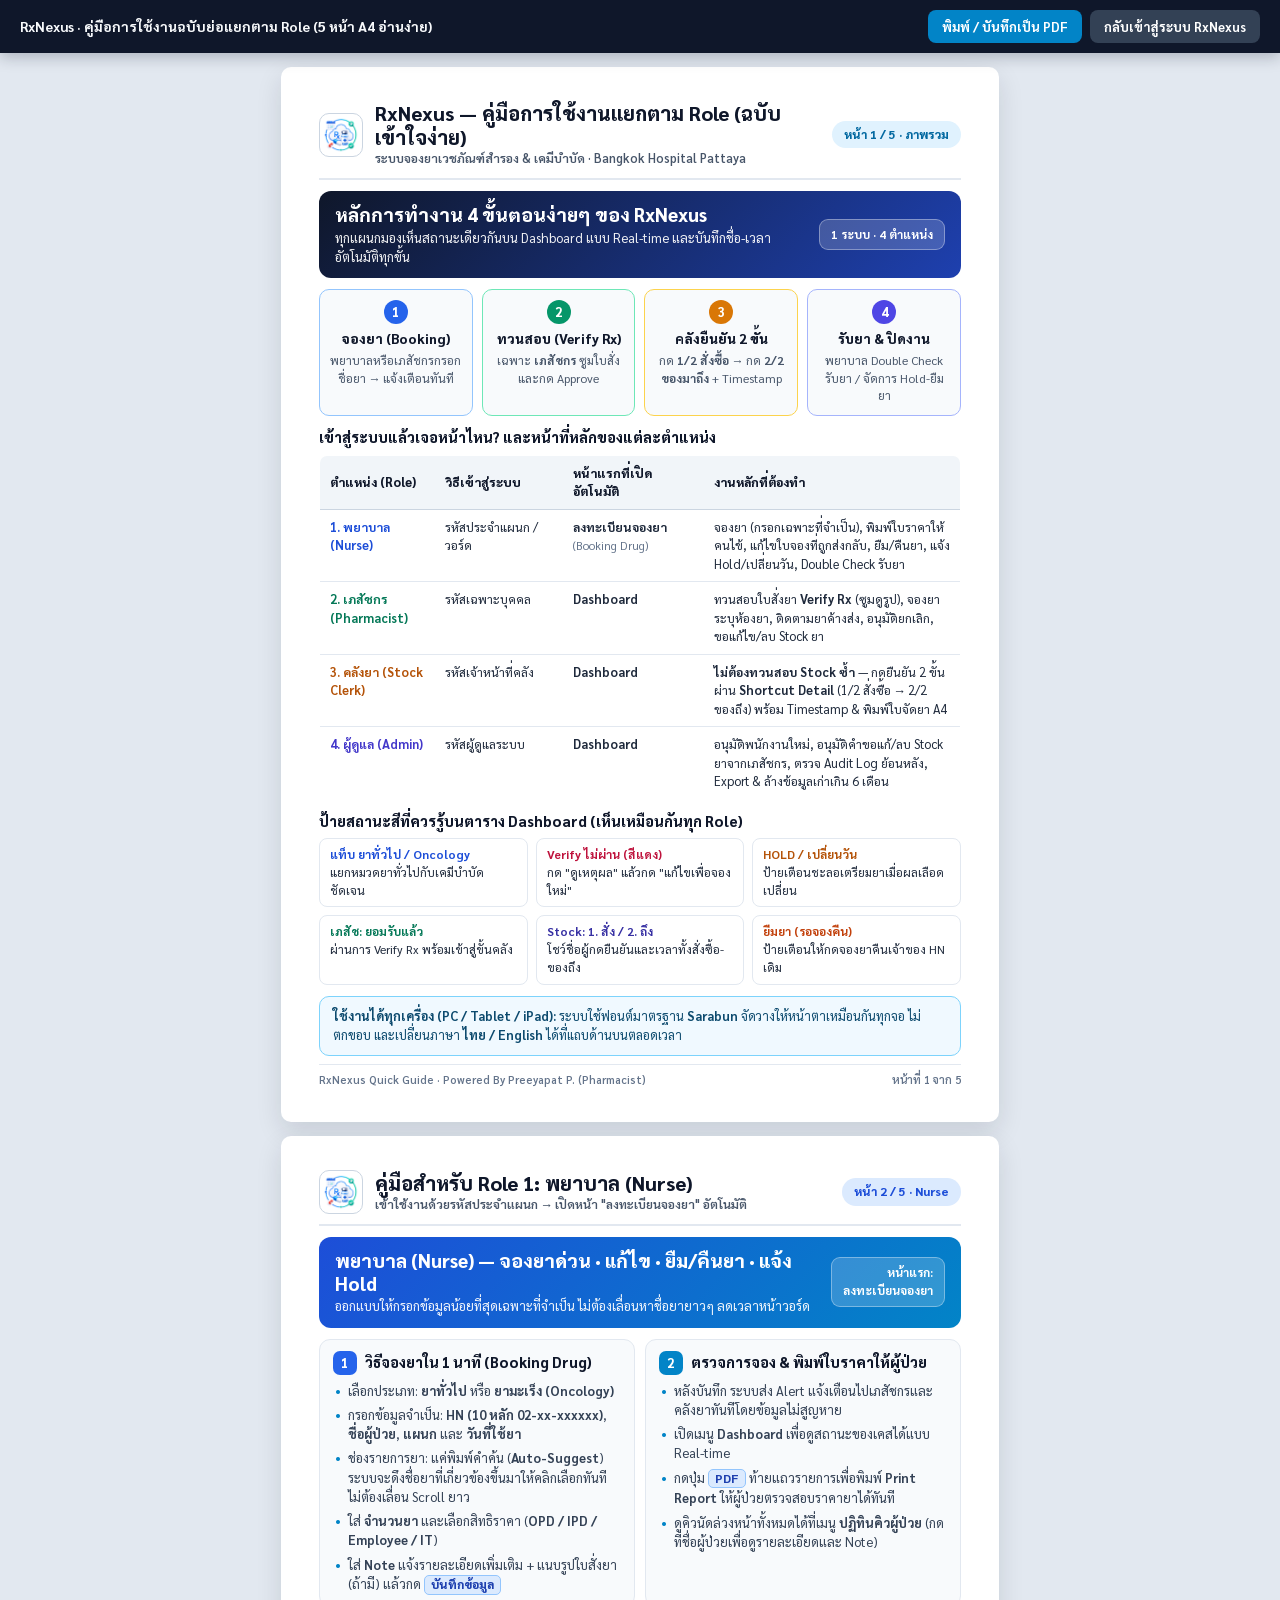
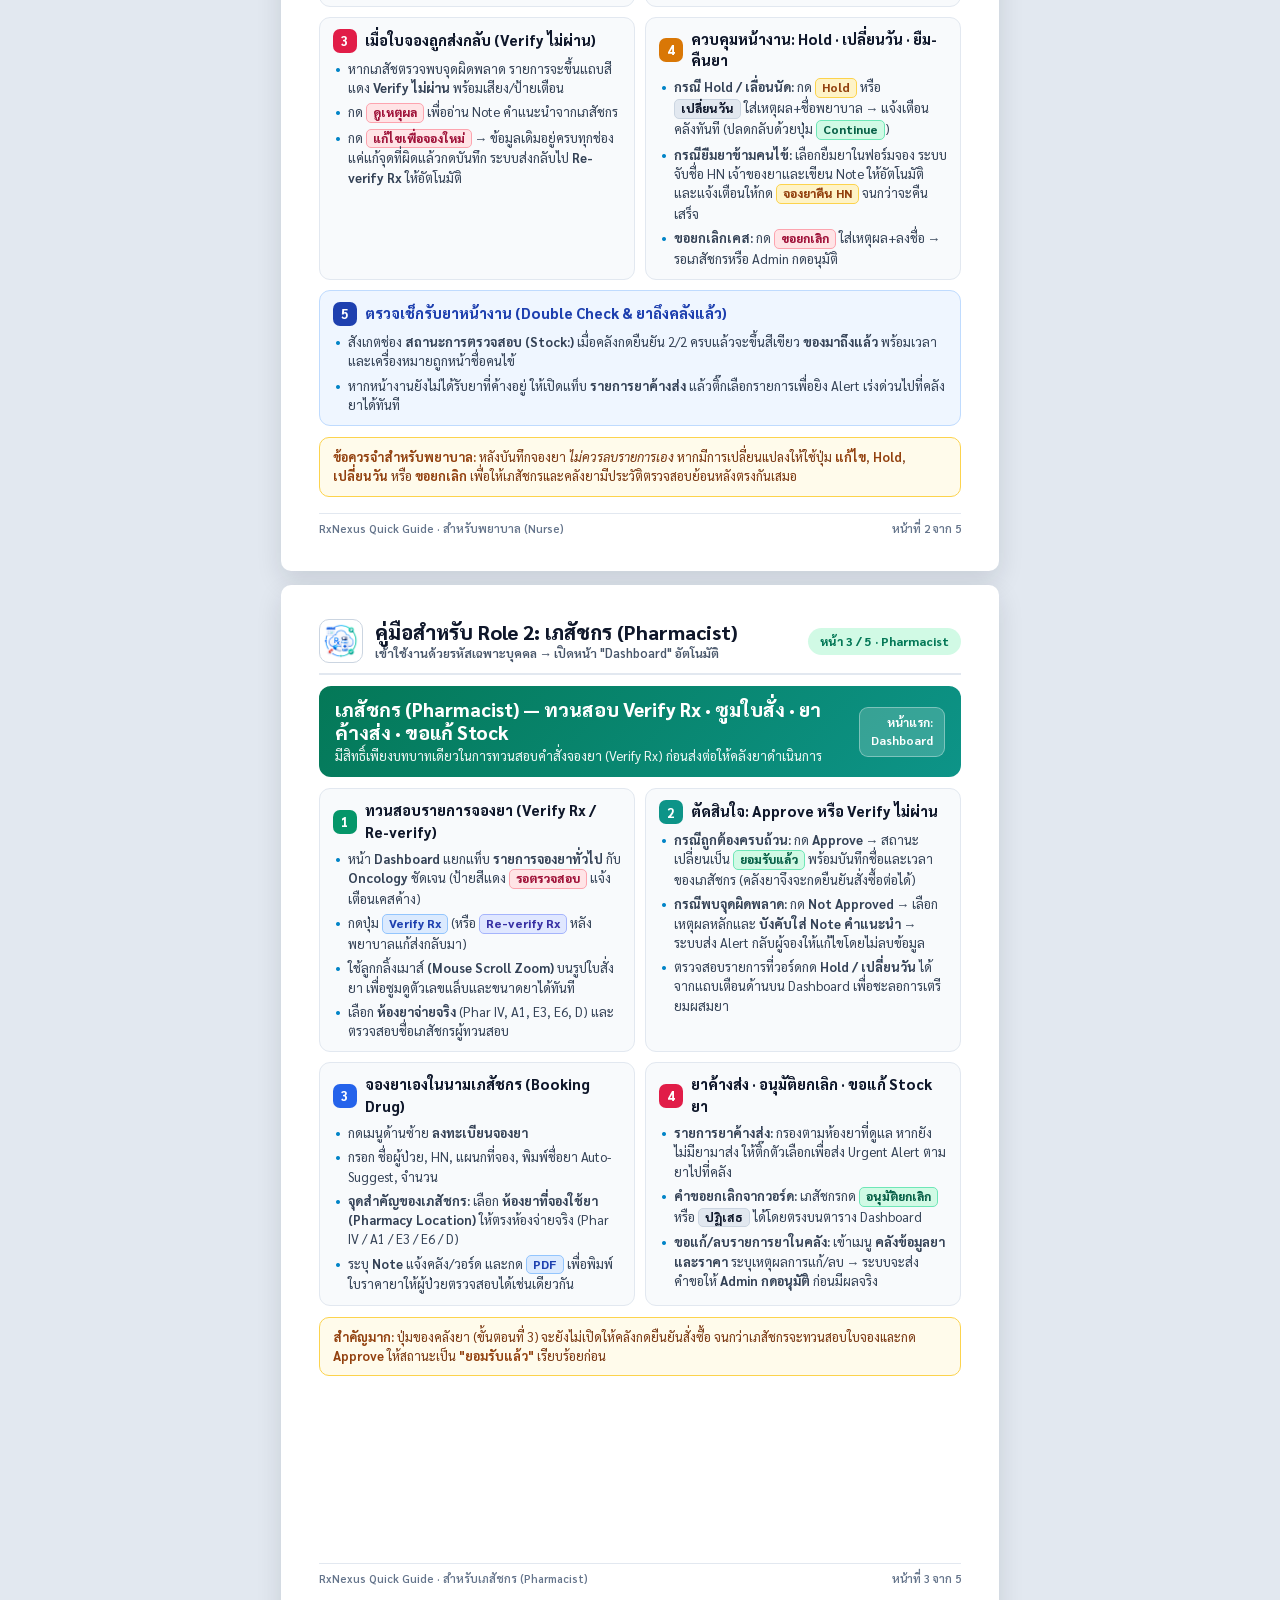
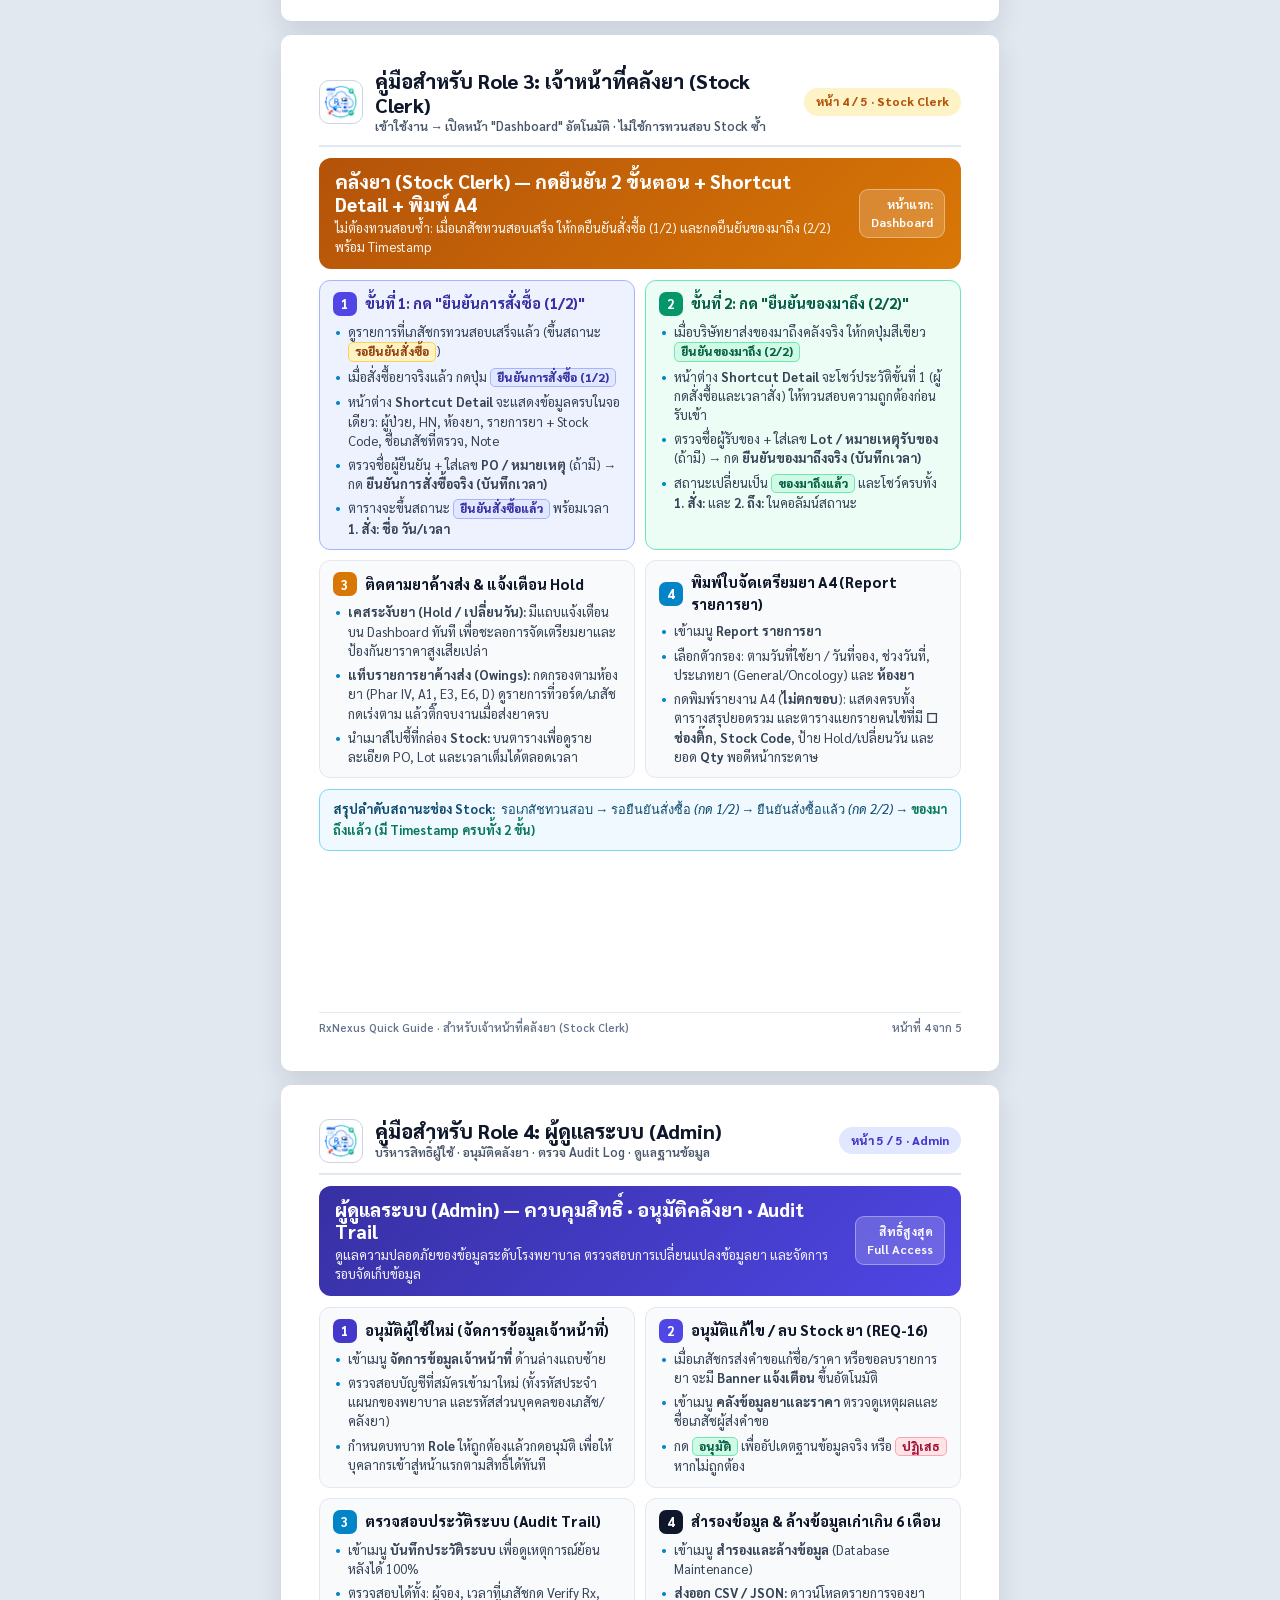
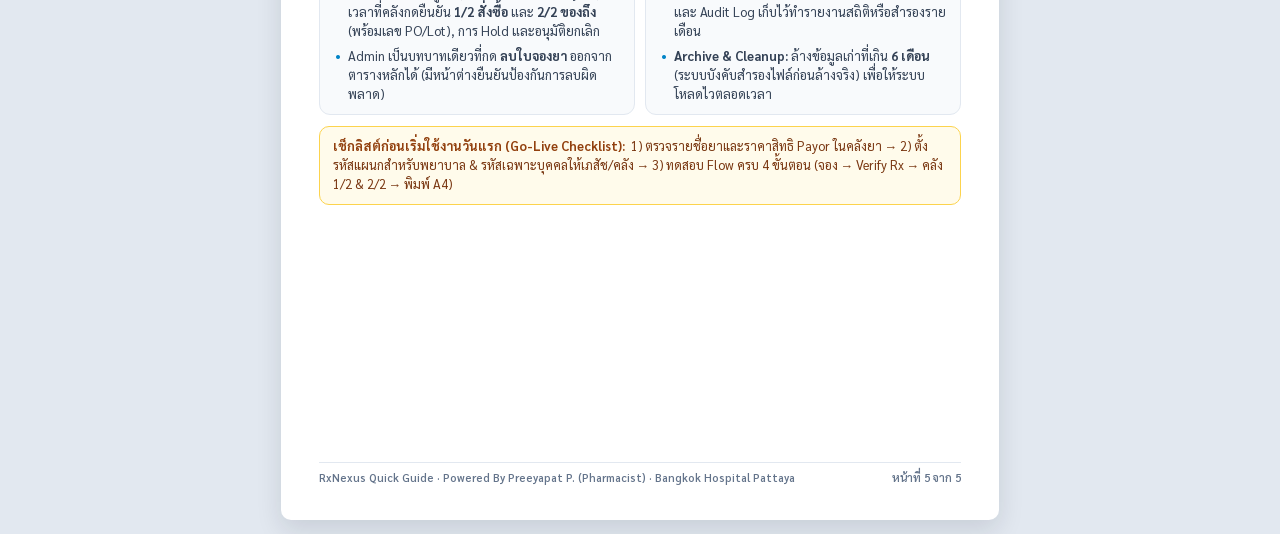
<file: public/RxNexus_Role_Instructions.html>
<!DOCTYPE html>
<html lang="th">
<head>
  <meta charset="UTF-8" />
  <meta name="viewport" content="width=device-width, initial-scale=1.0" />
  <title>RxNexus — คู่มือการใช้งานแบบสั้นแยกตาม Role</title>
  <link rel="icon" type="image/png" href="RxNexusLogo.png" />
  <link rel="preconnect" href="https://fonts.googleapis.com" />
  <link rel="preconnect" href="https://fonts.gstatic.com" crossorigin />
  <link href="https://fonts.googleapis.com/css2?family=Sarabun:wght@400;500;600;700;800&display=swap" rel="stylesheet" />
  <style>
    * {
      box-sizing: border-box;
      margin: 0;
      padding: 0;
    }

    @page {
      size: A4 portrait;
      margin: 10mm;
    }

    html, body {
      font-family: 'Sarabun', 'Noto Sans Thai', -apple-system, BlinkMacSystemFont, sans-serif;
      background: #e2e8f0;
      color: #1e293b;
      line-height: 1.48;
      font-size: 13.5px;
      -webkit-font-smoothing: antialiased;
    }

    /* Screen preview toolbar */
    .screen-bar {
      position: sticky;
      top: 0;
      z-index: 20;
      background: #0f172a;
      color: #f8fafc;
      padding: 10px 20px;
      display: flex;
      align-items: center;
      justify-content: space-between;
      gap: 12px;
      box-shadow: 0 4px 14px rgba(15, 23, 42, 0.25);
    }

    .screen-bar-btn {
      background: #0284c7;
      color: #ffffff;
      border: none;
      border-radius: 8px;
      padding: 7px 14px;
      font-size: 13px;
      font-weight: 700;
      cursor: pointer;
      text-decoration: none;
      font-family: inherit;
    }

    .screen-bar-btn:hover {
      background: #0369a1;
    }

    /* A4 Page container */
    .page {
      width: 190mm;
      min-height: 274mm;
      background: #ffffff;
      margin: 14px auto;
      padding: 9mm 10mm;
      border-radius: 10px;
      box-shadow: 0 10px 26px rgba(15, 23, 42, 0.12);
      display: flex;
      flex-direction: column;
      justify-content: space-between;
      page-break-after: always;
      break-after: page;
    }

    .page:last-child {
      page-break-after: auto;
      break-after: auto;
    }

    .page-body {
      flex: 1;
      display: flex;
      flex-direction: column;
      gap: 11px;
    }

    /* Header */
    .doc-header {
      display: flex;
      align-items: center;
      justify-content: space-between;
      gap: 14px;
      padding-bottom: 10px;
      border-bottom: 2px solid #e2e8f0;
    }

    .header-left {
      display: flex;
      align-items: center;
      gap: 12px;
    }

    .logo {
      width: 44px;
      height: 44px;
      border-radius: 10px;
      border: 1px solid #cbd5e1;
      padding: 2px;
      background: #ffffff;
      object-fit: contain;
    }

    .doc-title {
      font-size: 20px;
      font-weight: 800;
      color: #0f172a;
      line-height: 1.2;
    }

    .doc-sub {
      font-size: 12.5px;
      color: #475569;
      font-weight: 600;
    }

    .page-tag {
      font-size: 12px;
      font-weight: 800;
      padding: 5px 12px;
      border-radius: 999px;
      white-space: nowrap;
    }

    .tag-overview { background: #e0f2fe; color: #0369a1; }
    .tag-nurse { background: #dbeafe; color: #1d4ed8; }
    .tag-pharm { background: #d1fae5; color: #047857; }
    .tag-stock { background: #fef3c7; color: #b45309; }
    .tag-admin { background: #e0e7ff; color: #4338ca; }

    /* Role Banner */
    .role-banner {
      border-radius: 12px;
      padding: 12px 16px;
      color: #ffffff;
      display: flex;
      align-items: center;
      justify-content: space-between;
      gap: 12px;
    }

    .banner-overview { background: linear-gradient(135deg, #0f172a 0%, #1e40af 100%); }
    .banner-nurse { background: linear-gradient(135deg, #1d4ed8 0%, #0284c7 100%); }
    .banner-pharm { background: linear-gradient(135deg, #047857 0%, #0d9488 100%); }
    .banner-stock { background: linear-gradient(135deg, #b45309 0%, #d97706 100%); }
    .banner-admin { background: linear-gradient(135deg, #3730a3 0%, #4f46e5 100%); }

    .banner-title {
      font-size: 19px;
      font-weight: 800;
      line-height: 1.2;
    }

    .banner-desc {
      font-size: 13px;
      opacity: 0.94;
      margin-top: 2px;
    }

    .banner-home {
      background: rgba(255, 255, 255, 0.18);
      border: 1px solid rgba(255, 255, 255, 0.35);
      border-radius: 9px;
      padding: 6px 11px;
      font-size: 12px;
      font-weight: 700;
      text-align: right;
      white-space: nowrap;
    }

    /* Flow steps bar (Page 1) */
    .flow-grid {
      display: grid;
      grid-template-columns: repeat(4, 1fr);
      gap: 9px;
    }

    .flow-box {
      background: #f8fafc;
      border: 1.5px solid #cbd5e1;
      border-radius: 10px;
      padding: 10px;
      text-align: center;
    }

    .flow-num {
      display: inline-block;
      width: 24px;
      height: 24px;
      line-height: 24px;
      border-radius: 999px;
      font-size: 13px;
      font-weight: 800;
      color: #ffffff;
      margin-bottom: 5px;
    }

    .flow-head {
      font-size: 13.5px;
      font-weight: 800;
      color: #0f172a;
      margin-bottom: 3px;
    }

    .flow-text {
      font-size: 12px;
      color: #475569;
    }

    /* Tables */
    table {
      width: 100%;
      border-collapse: collapse;
      border: 1px solid #cbd5e1;
      border-radius: 8px;
      overflow: hidden;
    }

    th {
      background: #f1f5f9;
      color: #0f172a;
      font-size: 12.5px;
      font-weight: 800;
      text-align: left;
      padding: 8px 10px;
      border-bottom: 1.5px solid #cbd5e1;
    }

    td {
      font-size: 12.5px;
      padding: 8px 10px;
      border-bottom: 1px solid #e2e8f0;
      vertical-align: top;
    }

    /* Step cards */
    .steps-grid {
      display: grid;
      grid-template-columns: 1fr 1fr;
      gap: 10px;
    }

    .step-card {
      background: #f8fafc;
      border: 1.5px solid #e2e8f0;
      border-radius: 11px;
      padding: 11px 13px;
      display: flex;
      flex-direction: column;
      gap: 6px;
    }

    .step-card-full {
      grid-column: span 2;
    }

    .step-title {
      display: flex;
      align-items: center;
      gap: 8px;
      font-size: 14.5px;
      font-weight: 800;
      color: #0f172a;
    }

    .step-badge {
      width: 24px;
      height: 24px;
      border-radius: 7px;
      display: inline-flex;
      align-items: center;
      justify-content: center;
      font-size: 13px;
      font-weight: 800;
      color: #ffffff;
      flex-shrink: 0;
    }

    .step-list {
      list-style: none;
      display: flex;
      flex-direction: column;
      gap: 5px;
    }

    .step-list li {
      position: relative;
      padding-left: 15px;
      font-size: 13px;
      color: #334155;
    }

    .step-list li::before {
      content: "•";
      position: absolute;
      left: 2px;
      font-weight: 800;
      color: #0284c7;
    }

    /* UI Button pill illustration */
    .btn-ref {
      display: inline-block;
      background: #e2e8f0;
      color: #0f172a;
      border: 1px solid #cbd5e1;
      border-radius: 5px;
      padding: 0 6px;
      font-size: 12px;
      font-weight: 800;
    }

    .btn-blue { background: #dbeafe; color: #1e40af; border-color: #93c5fd; }
    .btn-green { background: #d1fae5; color: #065f46; border-color: #6ee7b7; }
    .btn-indigo { background: #e0e7ff; color: #3730a3; border-color: #a5b4fc; }
    .btn-amber { background: #fef3c7; color: #92400e; border-color: #fcd34d; }
    .btn-rose { background: #ffe4e6; color: #9f1239; border-color: #fda4af; }

    /* Highlight Tip Box */
    .tip-box {
      background: #fffbeb;
      border: 1.5px solid #fcd34d;
      border-radius: 10px;
      padding: 10px 13px;
      font-size: 12.8px;
      color: #78350f;
    }

    .tip-box strong {
      color: #92400e;
    }

    .info-box {
      background: #f0f9ff;
      border: 1.5px solid #7dd3fc;
      border-radius: 10px;
      padding: 10px 13px;
      font-size: 12.8px;
      color: #0c4a6e;
    }

    /* Color badges legend */
    .legend-grid {
      display: grid;
      grid-template-columns: repeat(3, 1fr);
      gap: 8px;
    }

    .legend-item {
      border: 1px solid #e2e8f0;
      background: #ffffff;
      border-radius: 8px;
      padding: 7px 10px;
      font-size: 12px;
    }

    /* Footer */
    .doc-footer {
      margin-top: 8px;
      padding-top: 7px;
      border-top: 1px solid #e2e8f0;
      display: flex;
      justify-content: space-between;
      align-items: center;
      font-size: 11px;
      color: #64748b;
      font-weight: 600;
    }

    @media print {
      body {
        background: #ffffff;
      }
      .screen-bar {
        display: none !important;
      }
      .page {
        margin: 0;
        width: 100%;
        min-height: 274mm;
        box-shadow: none;
        border-radius: 0;
        padding: 4mm 2mm;
      }
    }
  </style>
</head>
<body>

  <div class="screen-bar">
    <div style="font-size:14px; font-weight:700;">
      RxNexus · คู่มือการใช้งานฉบับย่อแยกตาม Role (5 หน้า A4 อ่านง่าย)
    </div>
    <div style="display:flex; gap:8px;">
      <button class="screen-bar-btn" onclick="window.print()">พิมพ์ / บันทึกเป็น PDF</button>
      <a class="screen-bar-btn" style="background:#334155;" href="/">กลับเข้าสู่ระบบ RxNexus</a>
    </div>
  </div>

  <!-- PAGE 1: OVERVIEW -->
  <section class="page">
    <div class="page-body">
      <header class="doc-header">
        <div class="header-left">
          <img src="RxNexusLogo.png" alt="RxNexus Logo" class="logo" />
          <div>
            <div class="doc-title">RxNexus — คู่มือการใช้งานแยกตาม Role (ฉบับเข้าใจง่าย)</div>
            <div class="doc-sub">ระบบจองยาเวชภัณฑ์สำรอง &amp; เคมีบำบัด · Bangkok Hospital Pattaya</div>
          </div>
        </div>
        <div class="page-tag tag-overview">หน้า 1 / 5 · ภาพรวม</div>
      </header>

      <div class="role-banner banner-overview">
        <div>
          <div class="banner-title">หลักการทำงาน 4 ขั้นตอนง่ายๆ ของ RxNexus</div>
          <div class="banner-desc">ทุกแผนกมองเห็นสถานะเดียวกันบน Dashboard แบบ Real-time และบันทึกชื่อ-เวลาอัตโนมัติทุกขั้น</div>
        </div>
        <div class="banner-home">1 ระบบ · 4 ตำแหน่ง</div>
      </div>

      <div class="flow-grid">
        <div class="flow-box" style="border-color:#93c5fd;">
          <div class="flow-num" style="background:#2563eb;">1</div>
          <div class="flow-head">จองยา (Booking)</div>
          <div class="flow-text">พยาบาลหรือเภสัชกรกรอกชื่อยา &rarr; แจ้งเตือนทันที</div>
        </div>
        <div class="flow-box" style="border-color:#6ee7b7;">
          <div class="flow-num" style="background:#059669;">2</div>
          <div class="flow-head">ทวนสอบ (Verify Rx)</div>
          <div class="flow-text">เฉพาะ <strong>เภสัชกร</strong> ซูมใบสั่งและกด Approve</div>
        </div>
        <div class="flow-box" style="border-color:#fcd34d;">
          <div class="flow-num" style="background:#d97706;">3</div>
          <div class="flow-head">คลังยืนยัน 2 ขั้น</div>
          <div class="flow-text">กด <strong>1/2 สั่งซื้อ</strong> &rarr; กด <strong>2/2 ของมาถึง</strong> + Timestamp</div>
        </div>
        <div class="flow-box" style="border-color:#a5b4fc;">
          <div class="flow-num" style="background:#4f46e5;">4</div>
          <div class="flow-head">รับยา &amp; ปิดงาน</div>
          <div class="flow-text">พยาบาล Double Check รับยา / จัดการ Hold-ยืมยา</div>
        </div>
      </div>

      <div>
        <div style="font-size:14.5px; font-weight:800; color:#0f172a; margin-bottom:6px;">
          เข้าสู่ระบบแล้วเจอหน้าไหน? และหน้าที่หลักของแต่ละตำแหน่ง
        </div>
        <table>
          <thead>
            <tr>
              <th style="width:18%;">ตำแหน่ง (Role)</th>
              <th style="width:20%;">วิธีเข้าสู่ระบบ</th>
              <th style="width:22%;">หน้าแรกที่เปิดอัตโนมัติ</th>
              <th style="width:40%;">งานหลักที่ต้องทำ</th>
            </tr>
          </thead>
          <tbody>
            <tr>
              <td><strong style="color:#1d4ed8;">1. พยาบาล (Nurse)</strong></td>
              <td>รหัสประจำแผนก / วอร์ด</td>
              <td><strong>ลงทะเบียนจองยา</strong><br/><span style="font-size:11.5px; color:#64748b;">(Booking Drug)</span></td>
              <td>จองยา (กรอกเฉพาะที่จำเป็น), พิมพ์ใบราคาให้คนไข้, แก้ไขใบจองที่ถูกส่งกลับ, ยืม/คืนยา, แจ้ง Hold/เปลี่ยนวัน, Double Check รับยา</td>
            </tr>
            <tr>
              <td><strong style="color:#047857;">2. เภสัชกร (Pharmacist)</strong></td>
              <td>รหัสเฉพาะบุคคล</td>
              <td><strong>Dashboard</strong></td>
              <td>ทวนสอบใบสั่งยา <strong>Verify Rx</strong> (ซูมดูรูป), จองยาระบุห้องยา, ติดตามยาค้างส่ง, อนุมัติยกเลิก, ขอแก้ไข/ลบ Stock ยา</td>
            </tr>
            <tr>
              <td><strong style="color:#b45309;">3. คลังยา (Stock Clerk)</strong></td>
              <td>รหัสเจ้าหน้าที่คลัง</td>
              <td><strong>Dashboard</strong></td>
              <td><strong>ไม่ต้องทวนสอบ Stock ซ้ำ</strong> — กดยืนยัน 2 ขั้นผ่าน <strong>Shortcut Detail</strong> (1/2 สั่งซื้อ &rarr; 2/2 ของถึง) พร้อม Timestamp &amp; พิมพ์ใบจัดยา A4</td>
            </tr>
            <tr>
              <td><strong style="color:#4338ca;">4. ผู้ดูแล (Admin)</strong></td>
              <td>รหัสผู้ดูแลระบบ</td>
              <td><strong>Dashboard</strong></td>
              <td>อนุมัติพนักงานใหม่, อนุมัติคำขอแก้/ลบ Stock ยาจากเภสัชกร, ตรวจ Audit Log ย้อนหลัง, Export &amp; ล้างข้อมูลเก่าเกิน 6 เดือน</td>
            </tr>
          </tbody>
        </table>
      </div>

      <div>
        <div style="font-size:14.5px; font-weight:800; color:#0f172a; margin-bottom:6px;">
          ป้ายสถานะสีที่ควรรู้บนตาราง Dashboard (เห็นเหมือนกันทุก Role)
        </div>
        <div class="legend-grid">
          <div class="legend-item">
            <strong style="color:#1d4ed8;">แท็บ ยาทั่วไป / Oncology</strong><br/>
            แยกหมวดยาทั่วไปกับเคมีบำบัดชัดเจน
          </div>
          <div class="legend-item">
            <strong style="color:#be123c;">Verify ไม่ผ่าน (สีแดง)</strong><br/>
            กด "ดูเหตุผล" แล้วกด "แก้ไขเพื่อจองใหม่"
          </div>
          <div class="legend-item">
            <strong style="color:#b45309;">HOLD / เปลี่ยนวัน</strong><br/>
            ป้ายเตือนชะลอเตรียมยาเมื่อผลเลือดเปลี่ยน
          </div>
          <div class="legend-item">
            <strong style="color:#047857;">เภสัช: ยอมรับแล้ว</strong><br/>
            ผ่านการ Verify Rx พร้อมเข้าสู่ขั้นคลัง
          </div>
          <div class="legend-item">
            <strong style="color:#3730a3;">Stock: 1. สั่ง / 2. ถึง</strong><br/>
            โชว์ชื่อผู้กดยืนยันและเวลาทั้งสั่งซื้อ-ของถึง
          </div>
          <div class="legend-item">
            <strong style="color:#c2410c;">ยืมยา (รอจองคืน)</strong><br/>
            ป้ายเตือนให้กดจองยาคืนเจ้าของ HN เดิม
          </div>
        </div>
      </div>

      <div class="info-box">
        <strong>ใช้งานได้ทุกเครื่อง (PC / Tablet / iPad):</strong> ระบบใช้ฟอนต์มาตรฐาน <strong>Sarabun</strong> จัดวางให้หน้าตาเหมือนกันทุกจอ ไม่ตกขอบ และเปลี่ยนภาษา <strong>ไทย / English</strong> ได้ที่แถบด้านบนตลอดเวลา
      </div>
    </div>

    <footer class="doc-footer">
      <span>RxNexus Quick Guide · Powered By Preeyapat P. (Pharmacist)</span>
      <span>หน้าที่ 1 จาก 5</span>
    </footer>
  </section>

  <!-- PAGE 2: NURSE -->
  <section class="page">
    <div class="page-body">
      <header class="doc-header">
        <div class="header-left">
          <img src="RxNexusLogo.png" alt="RxNexus Logo" class="logo" />
          <div>
            <div class="doc-title">คู่มือสำหรับ Role 1: พยาบาล (Nurse)</div>
            <div class="doc-sub">เข้าใช้งานด้วยรหัสประจำแผนก &rarr; เปิดหน้า "ลงทะเบียนจองยา" อัตโนมัติ</div>
          </div>
        </div>
        <div class="page-tag tag-nurse">หน้า 2 / 5 · Nurse</div>
      </header>

      <div class="role-banner banner-nurse">
        <div>
          <div class="banner-title">พยาบาล (Nurse) — จองยาด่วน · แก้ไข · ยืม/คืนยา · แจ้ง Hold</div>
          <div class="banner-desc">ออกแบบให้กรอกข้อมูลน้อยที่สุดเฉพาะที่จำเป็น ไม่ต้องเลื่อนหาชื่อยายาวๆ ลดเวลาหน้าวอร์ด</div>
        </div>
        <div class="banner-home">หน้าแรก:<br/>ลงทะเบียนจองยา</div>
      </div>

      <div class="steps-grid">
        <div class="step-card">
          <div class="step-title">
            <span class="step-badge" style="background:#2563eb;">1</span>
            <span>วิธีจองยาใน 1 นาที (Booking Drug)</span>
          </div>
          <ul class="step-list">
            <li>เลือกประเภท: <strong>ยาทั่วไป</strong> หรือ <strong>ยามะเร็ง (Oncology)</strong></li>
            <li>กรอกข้อมูลจำเป็น: <strong>HN (10 หลัก 02-xx-xxxxxx)</strong>, <strong>ชื่อผู้ป่วย</strong>, <strong>แผนก</strong> และ <strong>วันที่ใช้ยา</strong></li>
            <li>ช่องรายการยา: แค่พิมพ์คำค้น (<strong>Auto-Suggest</strong>) ระบบจะดึงชื่อยาที่เกี่ยวข้องขึ้นมาให้คลิกเลือกทันที ไม่ต้องเลื่อน Scroll ยาว</li>
            <li>ใส่ <strong>จำนวนยา</strong> และเลือกสิทธิราคา (<strong>OPD / IPD / Employee / IT</strong>)</li>
            <li>ใส่ <strong>Note</strong> แจ้งรายละเอียดเพิ่มเติม + แนบรูปใบสั่งยา (ถ้ามี) แล้วกด <span class="btn-ref btn-blue">บันทึกข้อมูล</span></li>
          </ul>
        </div>

        <div class="step-card">
          <div class="step-title">
            <span class="step-badge" style="background:#0284c7;">2</span>
            <span>ตรวจการจอง &amp; พิมพ์ใบราคาให้ผู้ป่วย</span>
          </div>
          <ul class="step-list">
            <li>หลังบันทึก ระบบส่ง Alert แจ้งเตือนไปเภสัชกรและคลังยาทันทีโดยข้อมูลไม่สูญหาย</li>
            <li>เปิดเมนู <strong>Dashboard</strong> เพื่อดูสถานะของเคสได้แบบ Real-time</li>
            <li>กดปุ่ม <span class="btn-ref btn-blue">PDF</span> ท้ายแถวรายการเพื่อพิมพ์ <strong>Print Report</strong> ให้ผู้ป่วยตรวจสอบราคายาได้ทันที</li>
            <li>ดูคิวนัดล่วงหน้าทั้งหมดได้ที่เมนู <strong>ปฏิทินคิวผู้ป่วย</strong> (กดที่ชื่อผู้ป่วยเพื่อดูรายละเอียดและ Note)</li>
          </ul>
        </div>

        <div class="step-card">
          <div class="step-title">
            <span class="step-badge" style="background:#e11d48;">3</span>
            <span>เมื่อใบจองถูกส่งกลับ (Verify ไม่ผ่าน)</span>
          </div>
          <ul class="step-list">
            <li>หากเภสัชตรวจพบจุดผิดพลาด รายการจะขึ้นแถบสีแดง <strong>Verify ไม่ผ่าน</strong> พร้อมเสียง/ป้ายเตือน</li>
            <li>กด <span class="btn-ref btn-rose">ดูเหตุผล</span> เพื่ออ่าน Note คำแนะนำจากเภสัชกร</li>
            <li>กด <span class="btn-ref btn-rose">แก้ไขเพื่อจองใหม่</span> &rarr; ข้อมูลเดิมอยู่ครบทุกช่อง แค่แก้จุดที่ผิดแล้วกดบันทึก ระบบส่งกลับไป <strong>Re-verify Rx</strong> ให้อัตโนมัติ</li>
          </ul>
        </div>

        <div class="step-card">
          <div class="step-title">
            <span class="step-badge" style="background:#d97706;">4</span>
            <span>ควบคุมหน้างาน: Hold · เปลี่ยนวัน · ยืม-คืนยา</span>
          </div>
          <ul class="step-list">
            <li><strong>กรณี Hold / เลื่อนนัด:</strong> กด <span class="btn-ref btn-amber">Hold</span> หรือ <span class="btn-ref">เปลี่ยนวัน</span> ใส่เหตุผล+ชื่อพยาบาล &rarr; แจ้งเตือนคลังทันที (ปลดกลับด้วยปุ่ม <span class="btn-ref btn-green">Continue</span>)</li>
            <li><strong>กรณียืมยาข้ามคนไข้:</strong> เลือกยืมยาในฟอร์มจอง ระบบจับชื่อ HN เจ้าของยาและเขียน Note ให้อัตโนมัติ และแจ้งเตือนให้กด <span class="btn-ref btn-amber">จองยาคืน HN</span> จนกว่าจะคืนเสร็จ</li>
            <li><strong>ขอยกเลิกเคส:</strong> กด <span class="btn-ref btn-rose">ขอยกเลิก</span> ใส่เหตุผล+ลงชื่อ &rarr; รอเภสัชกรหรือ Admin กดอนุมัติ</li>
          </ul>
        </div>

        <div class="step-card step-card-full" style="background:#eff6ff; border-color:#bfdbfe;">
          <div class="step-title" style="color:#1e40af;">
            <span class="step-badge" style="background:#1e40af;">5</span>
            <span>ตรวจเช็กรับยาหน้างาน (Double Check &amp; ยาถึงคลังแล้ว)</span>
          </div>
          <ul class="step-list">
            <li>สังเกตช่อง <strong>สถานะการตรวจสอบ (Stock:)</strong> เมื่อคลังกดยืนยัน 2/2 ครบแล้วจะขึ้นสีเขียว <strong>ของมาถึงแล้ว</strong> พร้อมเวลา และเครื่องหมายถูกหน้าชื่อคนไข้</li>
            <li>หากหน้างานยังไม่ได้รับยาที่ค้างอยู่ ให้เปิดแท็บ <strong>รายการยาค้างส่ง</strong> แล้วติ๊กเลือกรายการเพื่อยิง Alert เร่งด่วนไปที่คลังยาได้ทันที</li>
          </ul>
        </div>
      </div>

      <div class="tip-box">
        <strong>ข้อควรจำสำหรับพยาบาล:</strong> หลังบันทึกจองยา <em>ไม่ควรลบรายการเอง</em> หากมีการเปลี่ยนแปลงให้ใช้ปุ่ม <strong>แก้ไข</strong>, <strong>Hold</strong>, <strong>เปลี่ยนวัน</strong> หรือ <strong>ขอยกเลิก</strong> เพื่อให้เภสัชกรและคลังยามีประวัติตรวจสอบย้อนหลังตรงกันเสมอ
      </div>
    </div>

    <footer class="doc-footer">
      <span>RxNexus Quick Guide · สำหรับพยาบาล (Nurse)</span>
      <span>หน้าที่ 2 จาก 5</span>
    </footer>
  </section>

  <!-- PAGE 3: PHARMACIST -->
  <section class="page">
    <div class="page-body">
      <header class="doc-header">
        <div class="header-left">
          <img src="RxNexusLogo.png" alt="RxNexus Logo" class="logo" />
          <div>
            <div class="doc-title">คู่มือสำหรับ Role 2: เภสัชกร (Pharmacist)</div>
            <div class="doc-sub">เข้าใช้งานด้วยรหัสเฉพาะบุคคล &rarr; เปิดหน้า "Dashboard" อัตโนมัติ</div>
          </div>
        </div>
        <div class="page-tag tag-pharm">หน้า 3 / 5 · Pharmacist</div>
      </header>

      <div class="role-banner banner-pharm">
        <div>
          <div class="banner-title">เภสัชกร (Pharmacist) — ทวนสอบ Verify Rx · ซูมใบสั่ง · ยาค้างส่ง · ขอแก้ Stock</div>
          <div class="banner-desc">มีสิทธิ์เพียงบทบาทเดียวในการทวนสอบคำสั่งจองยา (Verify Rx) ก่อนส่งต่อให้คลังยาดำเนินการ</div>
        </div>
        <div class="banner-home">หน้าแรก:<br/>Dashboard</div>
      </div>

      <div class="steps-grid">
        <div class="step-card">
          <div class="step-title">
            <span class="step-badge" style="background:#059669;">1</span>
            <span>ทวนสอบรายการจองยา (Verify Rx / Re-verify)</span>
          </div>
          <ul class="step-list">
            <li>หน้า <strong>Dashboard</strong> แยกแท็บ <strong>รายการจองยาทั่วไป</strong> กับ <strong>Oncology</strong> ชัดเจน (ป้ายสีแดง <span class="btn-ref btn-rose">รอตรวจสอบ</span> แจ้งเตือนเคสค้าง)</li>
            <li>กดปุ่ม <span class="btn-ref btn-blue">Verify Rx</span> (หรือ <span class="btn-ref btn-indigo">Re-verify Rx</span> หลังพยาบาลแก้ส่งกลับมา)</li>
            <li>ใช้ลูกกลิ้งเมาส์ <strong>(Mouse Scroll Zoom)</strong> บนรูปใบสั่งยา เพื่อซูมดูตัวเลขแล็บและขนาดยาได้ทันที</li>
            <li>เลือก <strong>ห้องยาจ่ายจริง</strong> (Phar IV, A1, E3, E6, D) และตรวจสอบชื่อเภสัชกรผู้ทวนสอบ</li>
          </ul>
        </div>

        <div class="step-card">
          <div class="step-title">
            <span class="step-badge" style="background:#0d9488;">2</span>
            <span>ตัดสินใจ: Approve หรือ Verify ไม่ผ่าน</span>
          </div>
          <ul class="step-list">
            <li><strong>กรณีถูกต้องครบถ้วน:</strong> กด <strong>Approve</strong> &rarr; สถานะเปลี่ยนเป็น <span class="btn-ref btn-green">ยอมรับแล้ว</span> พร้อมบันทึกชื่อและเวลาของเภสัชกร (คลังยาจึงจะกดยืนยันสั่งซื้อต่อได้)</li>
            <li><strong>กรณีพบจุดผิดพลาด:</strong> กด <strong>Not Approved</strong> &rarr; เลือกเหตุผลหลักและ <strong>บังคับใส่ Note คำแนะนำ</strong> &rarr; ระบบส่ง Alert กลับผู้จองให้แก้ไขโดยไม่ลบข้อมูล</li>
            <li>ตรวจสอบรายการที่วอร์ดกด <strong>Hold / เปลี่ยนวัน</strong> ได้จากแถบเตือนด้านบน Dashboard เพื่อชะลอการเตรียมผสมยา</li>
          </ul>
        </div>

        <div class="step-card">
          <div class="step-title">
            <span class="step-badge" style="background:#2563eb;">3</span>
            <span>จองยาเองในนามเภสัชกร (Booking Drug)</span>
          </div>
          <ul class="step-list">
            <li>กดเมนูด้านซ้าย <strong>ลงทะเบียนจองยา</strong></li>
            <li>กรอก ชื่อผู้ป่วย, HN, แผนกที่จอง, พิมพ์ชื่อยา Auto-Suggest, จำนวน</li>
            <li><strong>จุดสำคัญของเภสัชกร:</strong> เลือก <strong>ห้องยาที่จองใช้ยา (Pharmacy Location)</strong> ให้ตรงห้องจ่ายจริง (Phar IV / A1 / E3 / E6 / D)</li>
            <li>ระบุ <strong>Note</strong> แจ้งคลัง/วอร์ด และกด <span class="btn-ref btn-blue">PDF</span> เพื่อพิมพ์ใบราคายาให้ผู้ป่วยตรวจสอบได้เช่นเดียวกัน</li>
          </ul>
        </div>

        <div class="step-card">
          <div class="step-title">
            <span class="step-badge" style="background:#e11d48;">4</span>
            <span>ยาค้างส่ง · อนุมัติยกเลิก · ขอแก้ Stock ยา</span>
          </div>
          <ul class="step-list">
            <li><strong>รายการยาค้างส่ง:</strong> กรองตามห้องยาที่ดูแล หากยังไม่มียามาส่ง ให้ติ๊กตัวเลือกเพื่อส่ง Urgent Alert ตามยาไปที่คลัง</li>
            <li><strong>คำขอยกเลิกจากวอร์ด:</strong> เภสัชกรกด <span class="btn-ref btn-green">อนุมัติยกเลิก</span> หรือ <span class="btn-ref">ปฏิเสธ</span> ได้โดยตรงบนตาราง Dashboard</li>
            <li><strong>ขอแก้/ลบรายการยาในคลัง:</strong> เข้าเมนู <strong>คลังข้อมูลยาและราคา</strong> ระบุเหตุผลการแก้/ลบ &rarr; ระบบจะส่งคำขอให้ <strong>Admin กดอนุมัติ</strong> ก่อนมีผลจริง</li>
          </ul>
        </div>
      </div>

      <div class="tip-box">
        <strong>สำคัญมาก:</strong> ปุ่มของคลังยา (ขั้นตอนที่ 3) จะยังไม่เปิดให้คลังกดยืนยันสั่งซื้อ จนกว่าเภสัชกรจะทวนสอบใบจองและกด <strong>Approve</strong> ให้สถานะเป็น <strong>"ยอมรับแล้ว"</strong> เรียบร้อยก่อน
      </div>
    </div>

    <footer class="doc-footer">
      <span>RxNexus Quick Guide · สำหรับเภสัชกร (Pharmacist)</span>
      <span>หน้าที่ 3 จาก 5</span>
    </footer>
  </section>

  <!-- PAGE 4: STOCK CLERK -->
  <section class="page">
    <div class="page-body">
      <header class="doc-header">
        <div class="header-left">
          <img src="RxNexusLogo.png" alt="RxNexus Logo" class="logo" />
          <div>
            <div class="doc-title">คู่มือสำหรับ Role 3: เจ้าหน้าที่คลังยา (Stock Clerk)</div>
            <div class="doc-sub">เข้าใช้งาน &rarr; เปิดหน้า "Dashboard" อัตโนมัติ · ไม่ใช้การทวนสอบ Stock ซ้ำ</div>
          </div>
        </div>
        <div class="page-tag tag-stock">หน้า 4 / 5 · Stock Clerk</div>
      </header>

      <div class="role-banner banner-stock">
        <div>
          <div class="banner-title">คลังยา (Stock Clerk) — กดยืนยัน 2 ขั้นตอน + Shortcut Detail + พิมพ์ A4</div>
          <div class="banner-desc">ไม่ต้องทวนสอบซ้ำ: เมื่อเภสัชทวนสอบเสร็จ ให้กดยืนยันสั่งซื้อ (1/2) และกดยืนยันของมาถึง (2/2) พร้อม Timestamp</div>
        </div>
        <div class="banner-home">หน้าแรก:<br/>Dashboard</div>
      </div>

      <div class="steps-grid">
        <div class="step-card" style="border-color:#a5b4fc; background:#eef2ff;">
          <div class="step-title" style="color:#3730a3;">
            <span class="step-badge" style="background:#4f46e5;">1</span>
            <span>ขั้นที่ 1: กด "ยืนยันการสั่งซื้อ (1/2)"</span>
          </div>
          <ul class="step-list">
            <li>ดูรายการที่เภสัชกรทวนสอบเสร็จแล้ว (ขึ้นสถานะ <span class="btn-ref btn-amber">รอยืนยันสั่งซื้อ</span>)</li>
            <li>เมื่อสั่งซื้อยาจริงแล้ว กดปุ่ม <span class="btn-ref btn-indigo">ยืนยันการสั่งซื้อ (1/2)</span></li>
            <li>หน้าต่าง <strong>Shortcut Detail</strong> จะแสดงข้อมูลครบในจอเดียว: ผู้ป่วย, HN, ห้องยา, รายการยา + Stock Code, ชื่อเภสัชที่ตรวจ, Note</li>
            <li>ตรวจชื่อผู้ยืนยัน + ใส่เลข <strong>PO / หมายเหตุ</strong> (ถ้ามี) &rarr; กด <strong>ยืนยันการสั่งซื้อจริง (บันทึกเวลา)</strong></li>
            <li>ตารางจะขึ้นสถานะ <span class="btn-ref btn-indigo">ยืนยันสั่งซื้อแล้ว</span> พร้อมเวลา <strong>1. สั่ง: ชื่อ วัน/เวลา</strong></li>
          </ul>
        </div>

        <div class="step-card" style="border-color:#6ee7b7; background:#ecfdf5;">
          <div class="step-title" style="color:#065f46;">
            <span class="step-badge" style="background:#059669;">2</span>
            <span>ขั้นที่ 2: กด "ยืนยันของมาถึง (2/2)"</span>
          </div>
          <ul class="step-list">
            <li>เมื่อบริษัทยาส่งของมาถึงคลังจริง ให้กดปุ่มสีเขียว <span class="btn-ref btn-green">ยืนยันของมาถึง (2/2)</span></li>
            <li>หน้าต่าง <strong>Shortcut Detail</strong> จะโชว์ประวัติขั้นที่ 1 (ผู้กดสั่งซื้อและเวลาสั่ง) ให้ทวนสอบความถูกต้องก่อนรับเข้า</li>
            <li>ตรวจชื่อผู้รับของ + ใส่เลข <strong>Lot / หมายเหตุรับของ</strong> (ถ้ามี) &rarr; กด <strong>ยืนยันของมาถึงจริง (บันทึกเวลา)</strong></li>
            <li>สถานะเปลี่ยนเป็น <span class="btn-ref btn-green">ของมาถึงแล้ว</span> และโชว์ครบทั้ง <strong>1. สั่ง:</strong> และ <strong>2. ถึง:</strong> ในคอลัมน์สถานะ</li>
          </ul>
        </div>

        <div class="step-card">
          <div class="step-title">
            <span class="step-badge" style="background:#d97706;">3</span>
            <span>ติดตามยาค้างส่ง &amp; แจ้งเตือน Hold</span>
          </div>
          <ul class="step-list">
            <li><strong>เคสระงับยา (Hold / เปลี่ยนวัน):</strong> มีแถบแจ้งเตือนบน Dashboard ทันที เพื่อชะลอการจัดเตรียมยาและป้องกันยาราคาสูงเสียเปล่า</li>
            <li><strong>แท็บรายการยาค้างส่ง (Owings):</strong> กดกรองตามห้องยา (Phar IV, A1, E3, E6, D) ดูรายการที่วอร์ด/เภสัชกดเร่งตาม แล้วติ๊กจบงานเมื่อส่งยาครบ</li>
            <li>นำเมาส์ไปชี้ที่กล่อง <strong>Stock:</strong> บนตารางเพื่อดูรายละเอียด PO, Lot และเวลาเต็มได้ตลอดเวลา</li>
          </ul>
        </div>

        <div class="step-card">
          <div class="step-title">
            <span class="step-badge" style="background:#0284c7;">4</span>
            <span>พิมพ์ใบจัดเตรียมยา A4 (Report รายการยา)</span>
          </div>
          <ul class="step-list">
            <li>เข้าเมนู <strong>Report รายการยา</strong></li>
            <li>เลือกตัวกรอง: ตามวันที่ใช้ยา / วันที่จอง, ช่วงวันที่, ประเภทยา (General/Oncology) และ <strong>ห้องยา</strong></li>
            <li>กดพิมพ์รายงาน A4 (<strong>ไม่ตกขอบ</strong>): แสดงครบทั้งตารางสรุปยอดรวม และตารางแยกรายคนไข้ที่มี <strong>☐ ช่องติ๊ก</strong>, <strong>Stock Code</strong>, ป้าย Hold/เปลี่ยนวัน และยอด <strong>Qty</strong> พอดีหน้ากระดาษ</li>
          </ul>
        </div>
      </div>

      <div class="info-box">
        <strong>สรุปลำดับสถานะช่อง Stock:</strong> &nbsp;<code>รอเภสัชทวนสอบ</code> &rarr; <code>รอยืนยันสั่งซื้อ</code> <em>(กด 1/2)</em> &rarr; <code>ยืนยันสั่งซื้อแล้ว</code> <em>(กด 2/2)</em> &rarr; <strong style="color:#047857;">ของมาถึงแล้ว (มี Timestamp ครบทั้ง 2 ขั้น)</strong>
      </div>
    </div>

    <footer class="doc-footer">
      <span>RxNexus Quick Guide · สำหรับเจ้าหน้าที่คลังยา (Stock Clerk)</span>
      <span>หน้าที่ 4 จาก 5</span>
    </footer>
  </section>

  <!-- PAGE 5: ADMIN -->
  <section class="page">
    <div class="page-body">
      <header class="doc-header">
        <div class="header-left">
          <img src="RxNexusLogo.png" alt="RxNexus Logo" class="logo" />
          <div>
            <div class="doc-title">คู่มือสำหรับ Role 4: ผู้ดูแลระบบ (Admin)</div>
            <div class="doc-sub">บริหารสิทธิ์ผู้ใช้ · อนุมัติคลังยา · ตรวจ Audit Log · ดูแลฐานข้อมูล</div>
          </div>
        </div>
        <div class="page-tag tag-admin">หน้า 5 / 5 · Admin</div>
      </header>

      <div class="role-banner banner-admin">
        <div>
          <div class="banner-title">ผู้ดูแลระบบ (Admin) — ควบคุมสิทธิ์ · อนุมัติคลังยา · Audit Trail</div>
          <div class="banner-desc">ดูแลความปลอดภัยของข้อมูลระดับโรงพยาบาล ตรวจสอบการเปลี่ยนแปลงข้อมูลยา และจัดการรอบจัดเก็บข้อมูล</div>
        </div>
        <div class="banner-home">สิทธิ์สูงสุด<br/>Full Access</div>
      </div>

      <div class="steps-grid">
        <div class="step-card">
          <div class="step-title">
            <span class="step-badge" style="background:#4338ca;">1</span>
            <span>อนุมัติผู้ใช้ใหม่ (จัดการข้อมูลเจ้าหน้าที่)</span>
          </div>
          <ul class="step-list">
            <li>เข้าเมนู <strong>จัดการข้อมูลเจ้าหน้าที่</strong> ด้านล่างแถบซ้าย</li>
            <li>ตรวจสอบบัญชีที่สมัครเข้ามาใหม่ (ทั้งรหัสประจำแผนกของพยาบาล และรหัสส่วนบุคคลของเภสัช/คลังยา)</li>
            <li>กำหนดบทบาท <strong>Role</strong> ให้ถูกต้องแล้วกดอนุมัติ เพื่อให้บุคลากรเข้าสู่หน้าแรกตามสิทธิ์ได้ทันที</li>
          </ul>
        </div>

        <div class="step-card">
          <div class="step-title">
            <span class="step-badge" style="background:#4f46e5;">2</span>
            <span>อนุมัติแก้ไข / ลบ Stock ยา (REQ-16)</span>
          </div>
          <ul class="step-list">
            <li>เมื่อเภสัชกรส่งคำขอแก้ชื่อ/ราคา หรือขอลบรายการยา จะมี <strong>Banner แจ้งเตือน</strong> ขึ้นอัตโนมัติ</li>
            <li>เข้าเมนู <strong>คลังข้อมูลยาและราคา</strong> ตรวจดูเหตุผลและชื่อเภสัชผู้ส่งคำขอ</li>
            <li>กด <span class="btn-ref btn-green">อนุมัติ</span> เพื่ออัปเดตฐานข้อมูลจริง หรือ <span class="btn-ref btn-rose">ปฏิเสธ</span> หากไม่ถูกต้อง</li>
          </ul>
        </div>

        <div class="step-card">
          <div class="step-title">
            <span class="step-badge" style="background:#0284c7;">3</span>
            <span>ตรวจสอบประวัติระบบ (Audit Trail)</span>
          </div>
          <ul class="step-list">
            <li>เข้าเมนู <strong>บันทึกประวัติระบบ</strong> เพื่อดูเหตุการณ์ย้อนหลังได้ 100%</li>
            <li>ตรวจสอบได้ทั้ง: ผู้จอง, เวลาที่เภสัชกด Verify Rx, เวลาที่คลังกดยืนยัน <strong>1/2 สั่งซื้อ</strong> และ <strong>2/2 ของถึง</strong> (พร้อมเลข PO/Lot), การ Hold และอนุมัติยกเลิก</li>
            <li>Admin เป็นบทบาทเดียวที่กด <strong>ลบใบจองยา</strong> ออกจากตารางหลักได้ (มีหน้าต่างยืนยันป้องกันการลบผิดพลาด)</li>
          </ul>
        </div>

        <div class="step-card">
          <div class="step-title">
            <span class="step-badge" style="background:#0f172a;">4</span>
            <span>สำรองข้อมูล &amp; ล้างข้อมูลเก่าเกิน 6 เดือน</span>
          </div>
          <ul class="step-list">
            <li>เข้าเมนู <strong>สำรองและล้างข้อมูล</strong> (Database Maintenance)</li>
            <li><strong>ส่งออก CSV / JSON:</strong> ดาวน์โหลดรายการจองยาและ Audit Log เก็บไว้ทำรายงานสถิติหรือสำรองรายเดือน</li>
            <li><strong>Archive &amp; Cleanup:</strong> ล้างข้อมูลเก่าที่เกิน <strong>6 เดือน</strong> (ระบบบังคับสำรองไฟล์ก่อนล้างจริง) เพื่อให้ระบบโหลดไวตลอดเวลา</li>
          </ul>
        </div>
      </div>

      <div class="tip-box">
        <strong>เช็กลิสต์ก่อนเริ่มใช้งานวันแรก (Go-Live Checklist):</strong> &nbsp;1) ตรวจรายชื่อยาและราคาสิทธิ Payor ในคลังยา &rarr; 2) ตั้งรหัสแผนกสำหรับพยาบาล &amp; รหัสเฉพาะบุคคลให้เภสัช/คลัง &rarr; 3) ทดสอบ Flow ครบ 4 ขั้นตอน (จอง &rarr; Verify Rx &rarr; คลัง 1/2 &amp; 2/2 &rarr; พิมพ์ A4)
      </div>
    </div>

    <footer class="doc-footer">
      <span>RxNexus Quick Guide · Powered By Preeyapat P. (Pharmacist) · Bangkok Hospital Pattaya</span>
      <span>หน้าที่ 5 จาก 5</span>
    </footer>
  </section>

</body>
</html>
</file>
